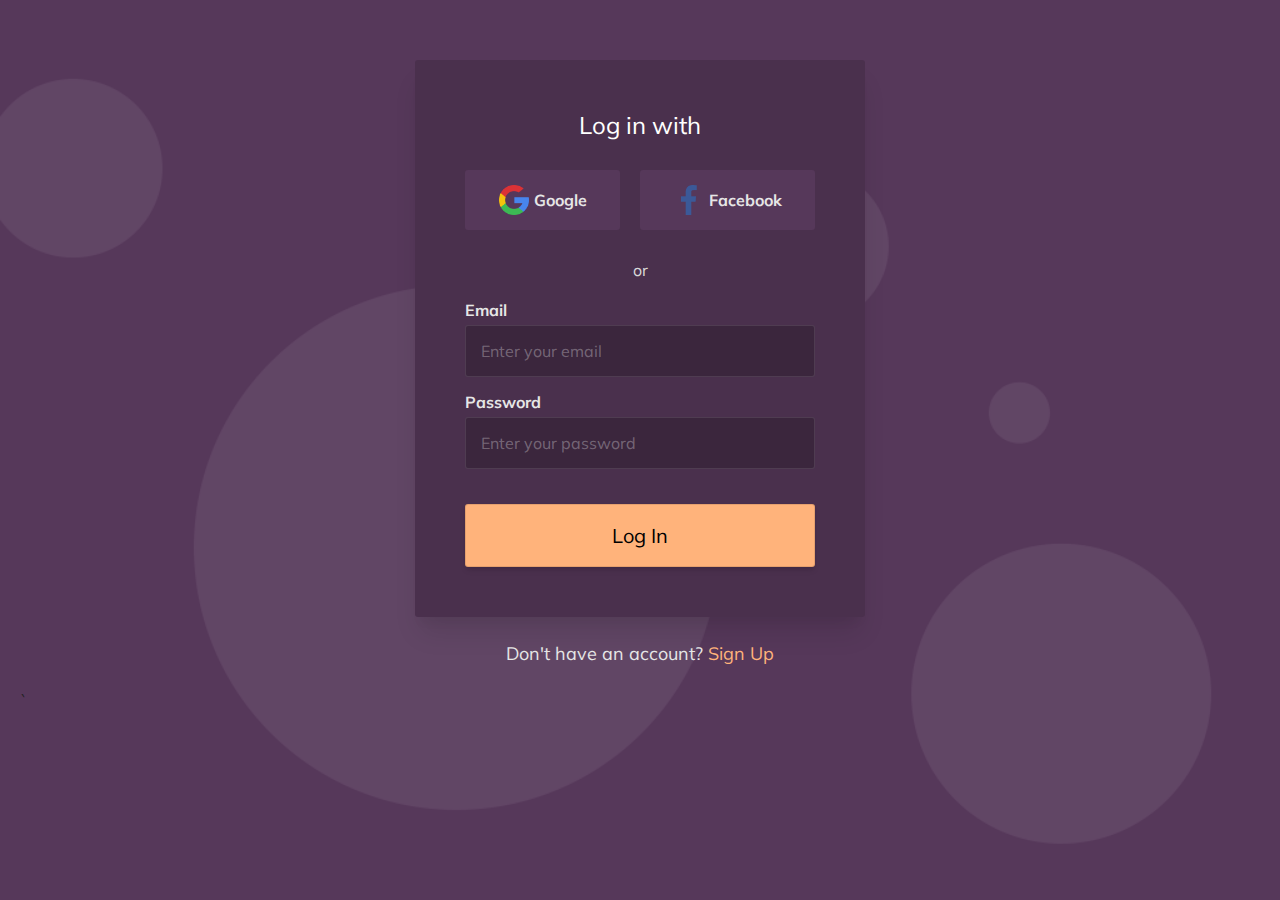
<file: login.html>
<!DOCTYPE html>
<html lang="en">

<head>
    <meta charset="UTF-8">
    <meta name="viewport" content="width=device-width, initial-scale=1.0">
    <title>Login page</title>
    <link href="https://fonts.googleapis.com/css2?family=Muli:wght@400;700&display=swap" rel="stylesheet">
    <link rel="stylesheet" href="css login/style-with-prefix.css">
    <style>
        .srouce {
            text-align: center;
            color: #ffffff;
            padding: 10px;
        }
    </style>
</head>

<body>

    <div class="main-container">
        <div class="form-container">
            <br></br>



            <div class="form-body">
                <h2 class="title">Log in with</h2>
                <div class="social-login">
                    <ul>
                        <li class="google"><a href=" https://accounts.google.com">Google</a></li>
                        <li class="fb"><a href="https://id-id.facebook.com/login/device-based/regular/login/?login_attempt=1">Facebook</a></li>
                    </ul>
                </div>
                <!-- SOCIAL LOGIN -->

                <div class="_or">or</div>

                <form action="" class="the-form">

                    <label for="email">Email</label>
                    <input type="email" name="email" id="email" placeholder="Enter your email">

                    <label for="password">Password</label>
                    <input type="password" name="password" id="password" placeholder="Enter your password">

                    <input type="submit" value="Log In">

                </form>

            </div>
            <!-- FORM BODY-->

            <div class="form-footer">
                <div>
                    <span>Don't have an account?</span> <a href="signup.html">Sign Up</a>
                </div>
            </div>
            <!-- FORM FOOTER -->

        </div>
        <!-- FORM CONTAINER -->
    </div>
    
</body>

</html>`
</file>
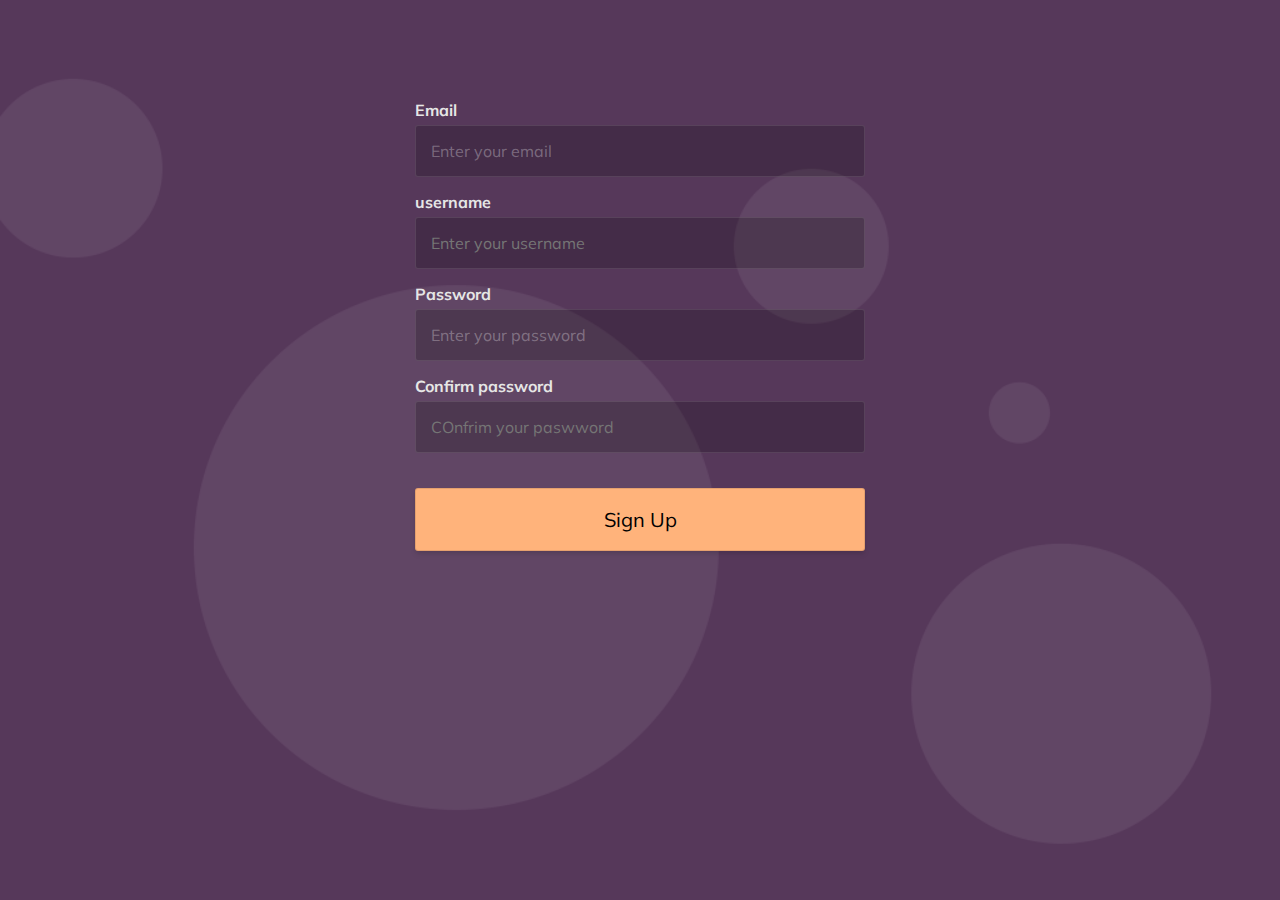
<file: signup.html>
<!DOCTYPE html>
<html lang="en">

<head>
    <meta charset="UTF-8">
    <meta name="viewport" content="width=device-width, initial-scale=1.0">
    <title>Sign Up page</title>
    <link href="https://fonts.googleapis.com/css2?family=Muli:wght@400;700&display=swap" rel="stylesheet">
    <link rel="stylesheet" href="css login/style-with-prefix.css">
    <style>
        .srouce {
            text-align: center;
            color: #ffffff;
            padding: 10px;
        }
    </style>
</head>

<body>

    <div class="main-container">
        <div class="form-container">
            <br></br>
            <br></br>


            <form action="" class="the-form">

                <label for="email">Email</label>
                <input type="email" name="email" id="email" placeholder="Enter your email">

                <label for="username">username</label>
                <input type="username" name="username" id="username" placeholder="Enter your username">

                <label for="password">Password</label>
                <input type="password" name="password" id="password" placeholder="Enter your password">

                <label for="email">Confirm password</label>
                <input type="confirmpassword" name="confirmpassword" id="confirmpassword" placeholder="COnfrim your paswword">

                <input type="submit" value="Sign Up">

            </form>

        </div>
    </div>
    <!-- FORM CONTAINER -->
    </div>

</body>

</html>
</file>
<file: css login/style-with-prefix.css>
*,
*::before,
*::after {
    box-sizing: border-box;
    -webkit-box-sizing: border-box;
}

body {
    margin: 0;
    padding: 0;
    color: #222222;
    background-color: #f2f2f0;
    background-color: #56385a;
    background-image: url("../images/cover.png");
    background-size: cover;
    background-repeat: no-repeat;
    background-position: center;
    background-attachment: fixed;
    padding: 20px;
    overflow-x: hidden;
}

body,
input,
button {
    font-family: "Muli", sans-serif, -apple-system, BlinkMacSystemFont, "Helvetica Neue", Helvetica, sans-serif;
    outline: none;
}

.main-container {
    max-width: 900px;
    margin: 0 auto;
}

a {
    color: inherit;
    outline: none;
    text-decoration: none;
}

a:hover {
    text-decoration: underline;
}

.form-container {
    max-width: 450px;
    margin: 0 auto;
}

.form-body {
    background-color: #4a304d;
    overflow: hidden;
    padding: 50px;
    color: #ffffff;
    border-radius: 3px;
    -webkit-box-shadow: 0 20px 25px -5px rgba(0, 0, 0, 0.1), 0 10px 10px -5px rgba(0, 0, 0, 0.04);
    box-shadow: 0 20px 25px -5px rgba(0, 0, 0, 0.1), 0 10px 10px -5px rgba(0, 0, 0, 0.04);
}

@media only screen and (max-width: 500px) {
    .form-body {
        padding: 50px 40px;
    }
}

@media only screen and (max-width: 455px) {
    .form-body {
        padding: 45px 30px;
    }
}

@media only screen and (max-width: 340px) {
    .form-body {
        padding: 30px 20px;
    }
}

.form-body .title {
    margin: 0;
    text-align: center;
    font-weight: normal;
}

.social-login ul {
    list-style-type: none;
    margin: 30px 0;
    padding: 0;
    display: -webkit-box;
    display: -ms-flexbox;
    display: flex;
    -ms-flex-wrap: wrap;
    flex-wrap: wrap;
}

.social-login ul li {
    -webkit-box-flex: 1;
    -ms-flex: 1 auto;
    flex: 1 auto;
}

.social-login ul li a {
    background-color: #56385a;
    border-radius: 3px;
    display: -webkit-box;
    display: -ms-flexbox;
    display: flex;
    -webkit-box-pack: center;
    -ms-flex-pack: center;
    justify-content: center;
    -webkit-box-align: center;
    -ms-flex-align: center;
    align-items: center;
    width: 100%;
    height: 100%;
    padding: 15px;
    color: #e6e6e6;
    font-weight: bold;
    text-decoration: none;
    -webkit-transition: background-color 0.3s;
    transition: background-color 0.3s;
}

.social-login ul li a::before {
    content: "";
    width: 30px;
    height: 30px;
    background-repeat: no-repeat;
    background-position: center;
    background-size: 30px;
    margin-right: 5px;
}

.social-login ul li a:hover {
    background-color: #fff199;
    color: #0e090e;
    -webkit-box-shadow: 0 10px 15px -3px rgba(0, 0, 0, 0.1), 0 4px 6px -2px rgba(0, 0, 0, 0.05);
    box-shadow: 0 10px 15px -3px rgba(0, 0, 0, 0.1), 0 4px 6px -2px rgba(0, 0, 0, 0.05);
}

li.google {
    margin-right: 10px;
}

li.google a::before {
    background-image: url("../images/google.png");
}

li.fb {
    margin-left: 10px;
}

li.fb a::before {
    margin: 0;
    background-image: url("../images/fb.png");
}

@media only screen and (max-width: 400px) {
    .social-login ul {
        -webkit-box-orient: vertical;
        -webkit-box-direction: normal;
        -ms-flex-direction: column;
        flex-direction: column;
    }
    li.google,
    li.fb {
        margin: 0;
    }
    li.google {
        margin-bottom: 10px;
    }
}

._or {
    text-align: center;
    margin-bottom: 20px;
    color: #d9d9d9;
}

.the-form {
    display: -webkit-box;
    display: -ms-flexbox;
    display: flex;
    -ms-flex-wrap: wrap;
    flex-wrap: wrap;
    -webkit-box-orient: vertical;
    -webkit-box-direction: normal;
    -ms-flex-direction: column;
    flex-direction: column;
}

.the-form label {
    margin-bottom: 5px;
    color: #e6e6e6;
    font-weight: bold;
}

.the-form [type="email"],
.the-form [type="password"],
.the-form [type="username"],
.the-form [type="confirmpassword"] {
    padding: 15px;
    font-size: 16px;
    background: rgba(0, 0, 0, 0.2);
    border: 1px solid rgba(255, 255, 255, 0.1);
    border-radius: 3px;
    margin-bottom: 15px;
    -webkit-transition: background 0.3s;
    transition: background 0.3s;
    color: #e6e6e6;
}

.the-form [type="email"]::-webkit-input-placeholder,
.the-form [type="password"]::-webkit-input-placeholder {
    color: rgba(255, 255, 255, 0.3);
}

.the-form [type="email"]::-moz-placeholder,
.the-form [type="password"]::-moz-placeholder {
    color: rgba(255, 255, 255, 0.3);
}

.the-form [type="email"]:-ms-input-placeholder,
.form-container .form-body .the-form [type="password"]:-ms-input-placeholder {
    color: rgba(255, 255, 255, 0.3);
}

.the-form [type="email"]::-ms-input-placeholder,
.form-container .form-body .the-form [type="password"]::-ms-input-placeholder {
    color: rgba(255, 255, 255, 0.3);
}

.the-form [type="email"]::placeholder,
.form-container .form-body .the-form [type="password"]::placeholder {
    color: rgba(255, 255, 255, 0.3);
}

.the-form [type="email"]:hover,
.the-form [type="password"]:hover {
    background: rgba(0, 0, 0, 0.1);
}

.the-form [type="email"]:focus,
.the-form [type="password"]:focus {
    background: #ffffff;
    -webkit-box-shadow: inset 0 2px 4px 0 rgba(0, 0, 0, 0.06);
    box-shadow: inset 0 2px 4px 0 rgba(0, 0, 0, 0.06);
    border-color: #4a304d;
    color: #222222;
}

.the-form [type="email"]:focus::-webkit-input-placeholder,
.form-container .form-body .the-form [type="password"]:focus::-webkit-input-placeholder {
    color: #666666;
}

.the-form [type="email"]:focus::-moz-placeholder,
.the-form [type="password"]:focus::-moz-placeholder {
    color: #666666;
}

.the-form [type="email"]:focus:-ms-input-placeholder,
.the-form [type="password"]:focus:-ms-input-placeholder {
    color: #666666;
}

.the-form [type="email"]:focus::-ms-input-placeholder,
.the-form [type="password"]:focus::-ms-input-placeholder {
    color: #666666;
}

.the-form [type="email"]:focus::placeholder,
.the-form [type="password"]:focus::placeholder {
    color: #666666;
}

.the-form [type="submit"] {
    background: #ffb37b;
    border: 1px solid rgba(0, 0, 0, 0.1);
    padding: 18px;
    font-size: 20px;
    border-radius: 3px;
    cursor: pointer;
    margin-top: 20px;
    color: black;
    -webkit-box-shadow: 0 4px 6px -1px rgba(0, 0, 0, 0.1), 0 2px 4px -1px rgba(0, 0, 0, 0.06);
    box-shadow: 0 4px 6px -1px rgba(0, 0, 0, 0.1), 0 2px 4px -1px rgba(0, 0, 0, 0.06);
}

.the-form [type="submit"]:hover {
    opacity: 0.9;
}

.form-footer div {
    text-align: center;
    padding: 25px 20px;
    font-size: 18px;
    color: #e6e6e6;
}

.form-footer div a {
    color: #ffb37b;
}
</file>
